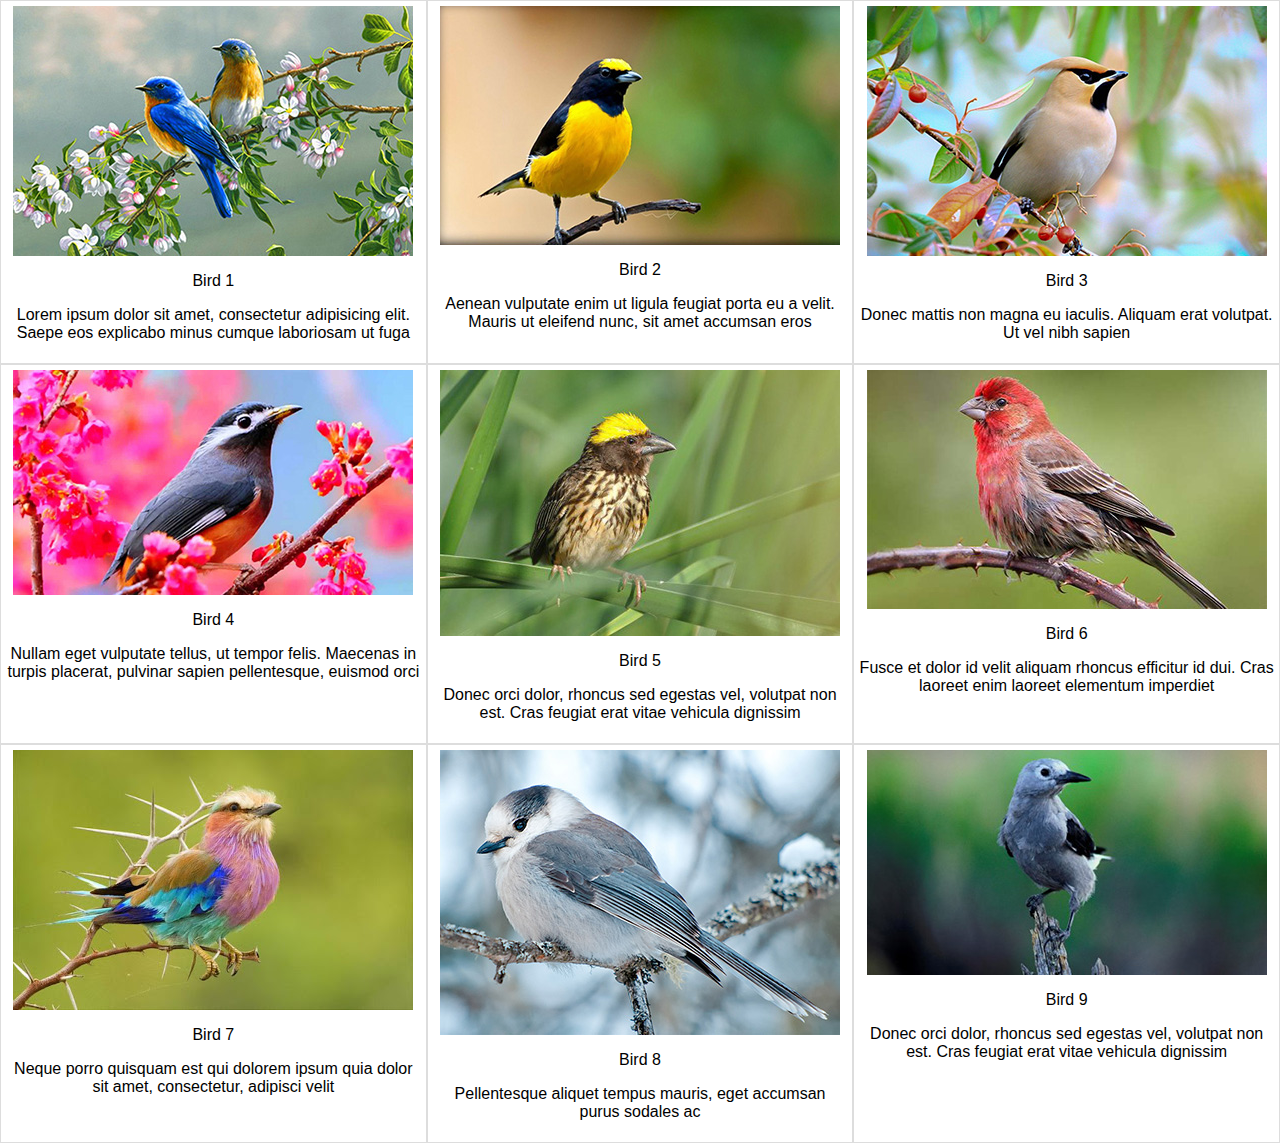
<file: birds/index.html>
<!DOCTYPE html>
<html>
  <head>
    <meta charset="utf-8" />
    <meta name="viewport" content="width=device-width, initial-scale=1.0" />
    <meta property="fb:app_id" content="1060439867385425" />
    <meta property="og:site_name" content="huydq.dev" />
    <meta property="og:title" content="Robin Huy" />
    <meta
      property="og:description"
      content="HTML, CSS, Javascript applications"
    />
    <meta property="og:image" content="https://huydq.dev/birds/img/bird1.jpg" />
    <meta property="og:locale" content="vi_VN" />
    <meta property="og:url" content="https://huydq.dev/birds/" />
    <meta property="og:type" content="article" />
    <title>Birds - Demo Flex</title>
    <link rel="canonical" href="https://huydq.dev/birds/" />
    <link rel="icon" type="image/png" href="img/favicon.png" />
    <link href="assets/flex.css" rel="stylesheet" type="text/css" media="all" />
    <script>
      (function (i, s, o, g, r, a, m) {
        i["GoogleAnalyticsObject"] = r;
        (i[r] =
          i[r] ||
          function () {
            (i[r].q = i[r].q || []).push(arguments);
          }),
          (i[r].l = 1 * new Date());
        (a = s.createElement(o)), (m = s.getElementsByTagName(o)[0]);
        a.async = 1;
        a.src = g;
        m.parentNode.insertBefore(a, m);
      })(
        window,
        document,
        "script",
        "https://www.google-analytics.com/analytics.js",
        "ga"
      );
      ga("create", "UA-86889005-1", "auto");
      ga("send", "pageview");
    </script>
  </head>
  <body>
    <div class="container">
      <div class="thumb">
        <img src="img/bird1.jpg" alt="Bird 1" />
        <p>Bird 1</p>
        <p>
          Lorem ipsum dolor sit amet, consectetur adipisicing elit. Saepe eos
          explicabo minus cumque laboriosam ut fuga
        </p>
      </div>

      <div class="thumb">
        <img src="img/bird2.jpg" alt="Bird 2" />
        <p>Bird 2</p>
        <p>
          Aenean vulputate enim ut ligula feugiat porta eu a velit. Mauris ut
          eleifend nunc, sit amet accumsan eros
        </p>
      </div>

      <div class="thumb">
        <img src="img/bird3.jpg" alt="Bird 3" />
        <p>Bird 3</p>
        <p>
          Donec mattis non magna eu iaculis. Aliquam erat volutpat. Ut vel nibh
          sapien
        </p>
      </div>

      <div class="thumb">
        <img src="img/bird4.jpg" alt="Bird 4" />
        <p>Bird 4</p>
        <p>
          Nullam eget vulputate tellus, ut tempor felis. Maecenas in turpis
          placerat, pulvinar sapien pellentesque, euismod orci
        </p>
      </div>

      <div class="thumb">
        <img src="img/bird5.jpg" alt="Bird 5" />
        <p>Bird 5</p>
        <p>
          Donec orci dolor, rhoncus sed egestas vel, volutpat non est. Cras
          feugiat erat vitae vehicula dignissim
        </p>
      </div>

      <div class="thumb">
        <img src="img/bird6.jpg" alt="Bird 6" />
        <p>Bird 6</p>
        <p>
          Fusce et dolor id velit aliquam rhoncus efficitur id dui. Cras laoreet
          enim laoreet elementum imperdiet
        </p>
      </div>

      <div class="thumb">
        <img src="img/bird7.jpg" alt="Bird 7" />
        <p>Bird 7</p>
        <p>
          Neque porro quisquam est qui dolorem ipsum quia dolor sit amet,
          consectetur, adipisci velit
        </p>
      </div>

      <div class="thumb">
        <img src="img/bird8.jpg" alt="Bird 8" />
        <p>Bird 8</p>
        <p>
          Pellentesque aliquet tempus mauris, eget accumsan purus sodales ac
        </p>
      </div>

      <div class="thumb">
        <img src="img/bird9.jpg" alt="Bird 9" />
        <p>Bird 9</p>
        <p>
          Donec orci dolor, rhoncus sed egestas vel, volutpat non est. Cras
          feugiat erat vitae vehicula dignissim
        </p>
      </div>
    </div>
  </body>
</html>
</file>
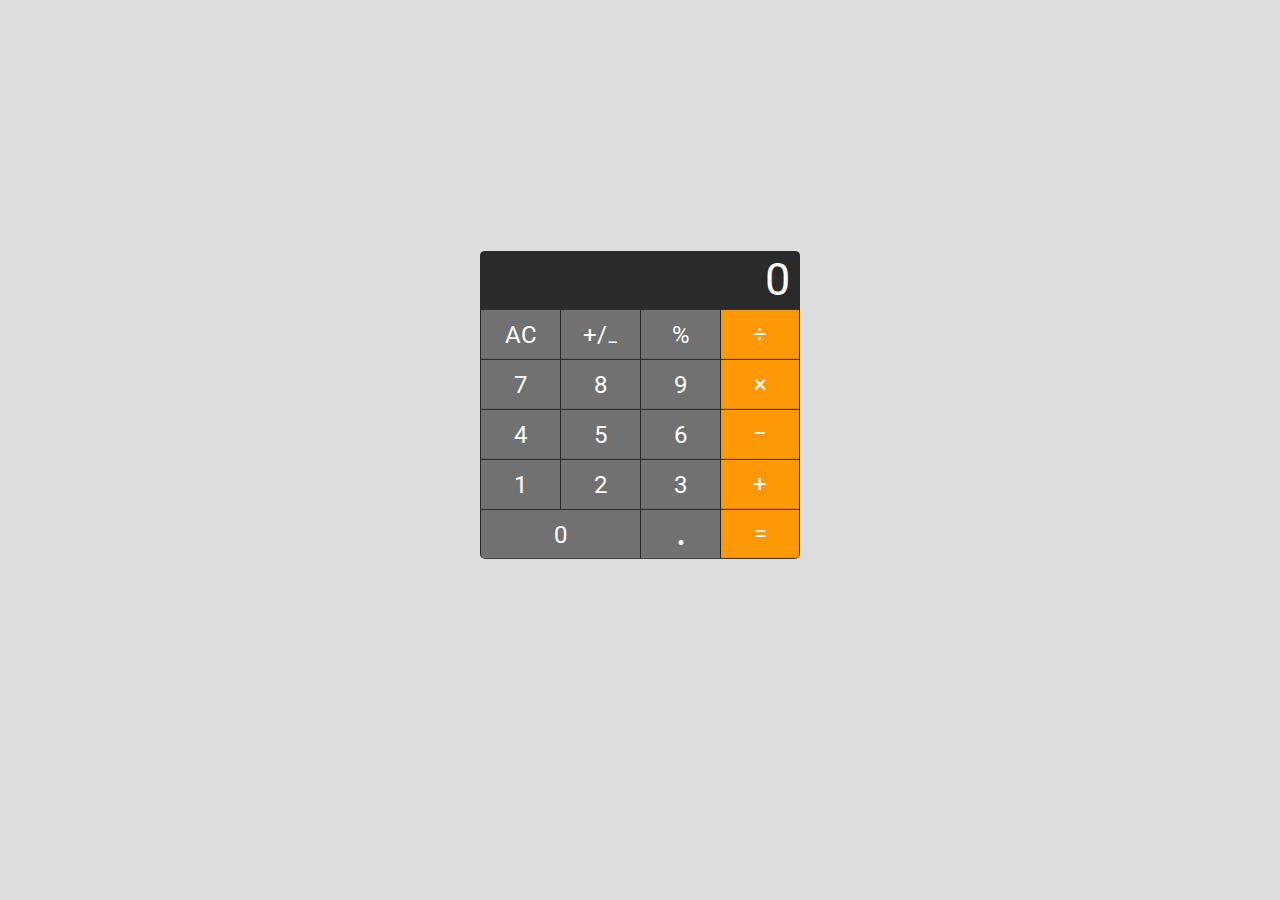
<file: calculator/index.html>
<!DOCTYPE HTML>
<html>
<head>
    <meta charset="utf-8">
    <meta name="viewport" content="width=device-width, initial-scale=1.0"/>
    <meta property="fb:app_id" content="1060439867385425">
    <meta property="og:site_name" content="huydq.dev">
    <meta property="og:title" content="Calculator">
    <meta property="og:description" content="HTML, CSS, Javascript applications">
    <meta property="og:image" content="https://huydq.dev/calculator/img/thumbnail.jpg">
    <meta property="og:locale" content="vi_VN">
    <meta property="og:url" content="https://huydq.dev/calculator/">
    <meta property="og:type" content="article">
    <title>Calculator</title>
    <link rel="canonical" href="https://huydq.dev/calculator/">
    <link rel="icon" type="image/png" href="img/favicon.png"/>
    <link href="css/style.css" rel="stylesheet" type="text/css" media="all"/>
    <script>
      (function(i,s,o,g,r,a,m){i['GoogleAnalyticsObject']=r;i[r]=i[r]||function(){
      (i[r].q=i[r].q||[]).push(arguments)},i[r].l=1*new Date();a=s.createElement(o),
      m=s.getElementsByTagName(o)[0];a.async=1;a.src=g;m.parentNode.insertBefore(a,m)
      })(window,document,'script','https://www.google-analytics.com/analytics.js','ga');
      ga('create', 'UA-86889005-1', 'auto');
      ga('send', 'pageview');
    </script>
</head>
<body>

<div id="calculator">
    <div id="calculator-display">{{ displayValueFormatted }}</div>

    <div id="calculator-keypad">
        <div class="input-keys">
            <div class="function-keys">
                <button v-if="!canClear" class="key-clear" @click="clearAll">AC</button>
                <button v-else class="key-clear" @click="clear">C</button>
                <button class="key-sign" @click="changeSign">+/<sub>−</sub></button>
                <button class="key-percent" @click="calculatePercent">%</button>
            </div>

            <div class="digit-keys">
                <button class="key-0" @click="inputDigit('0')">0</button>
                <button @click="inputDigit('.')" class="key-dot">•</button>
                <button @click="inputDigit('1')">1</button>
                <button @click="inputDigit('2')">2</button>
                <button @click="inputDigit('3')">3</button>
                <button @click="inputDigit('4')">4</button>
                <button @click="inputDigit('5')">5</button>
                <button @click="inputDigit('6')">6</button>
                <button @click="inputDigit('7')">7</button>
                <button @click="inputDigit('8')">8</button>
                <button @click="inputDigit('9')">9</button>
            </div>
        </div>

        <div class="operator-keys">
            <button :class="{active: this.currentOperator === '/'}" @click="inputOperator('/')">
                <span>÷</span>
            </button>
            <button :class="{active: this.currentOperator === '*'}" @click="inputOperator('*')">
                <span>×</span>
            </button>
            <button :class="{active: this.currentOperator === '-'}" @click="inputOperator('-')">
                <span>−</span>
            </button>
            <button :class="{active: this.currentOperator === '+'}" @click="inputOperator('+')">
                <span>+</span>
            </button>
            <button @click="inputOperator('=')"><span>=</span></button>
        </div>
    </div>
</div>

<script src="js/vuejs-2.1.0.min.js"></script>
<script src="js/script.js"></script>

</body>
</html>
</file>
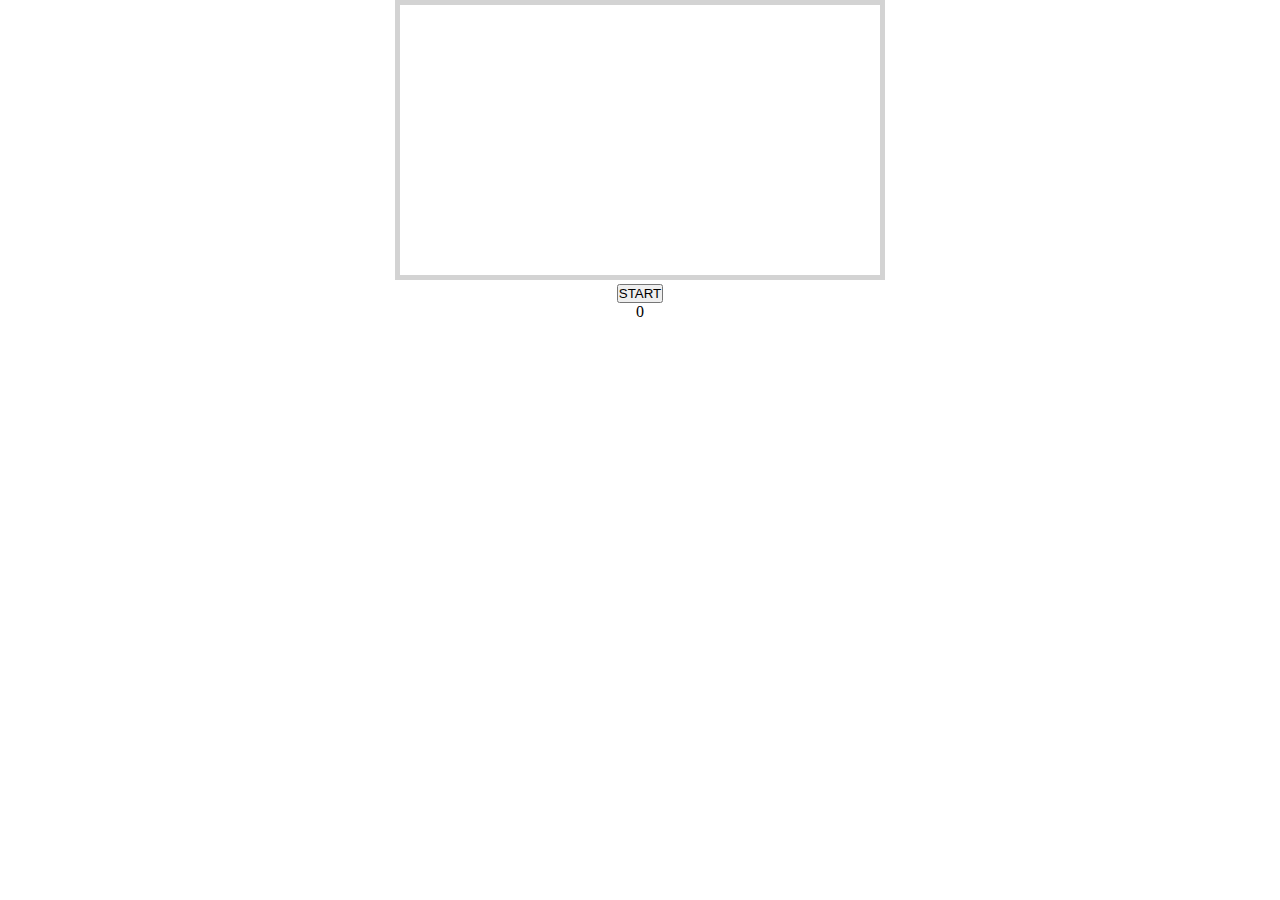
<file: flappy-io/index.html>
<!DOCTYPE html>
<html>
<head>
    <meta charset="utf-8"/>
    <meta name="viewport" content="width=device-width, initial-scale=1.0"/>
    <meta property="fb:app_id" content="1060439867385425">
    <meta property="og:site_name" content="huydq.dev">
    <meta property="og:title" content="Flappy IO">
    <meta property="og:description" content="Simple HTML5 canvas game">
    <meta property="og:image" content="https://huydq.dev/kanban-board/img/thumbnail.jpg">
    <meta property="og:locale" content="vi_VN">
    <meta property="og:url" content="https://huydq.dev/flappy-io/">
    <meta property="og:type" content="product">
    <title>Flappy IO</title>
    <link rel="canonical" href="https://huydq.dev/flappy-io/">
    <link rel="icon" type="image/png" href="img/favicon.png"/>
    <link type="text/css" rel="stylesheet" href="css/style.css" media="screen,projection"/>
    <script>
      (function(i,s,o,g,r,a,m){i['GoogleAnalyticsObject']=r;i[r]=i[r]||function(){
      (i[r].q=i[r].q||[]).push(arguments)},i[r].l=1*new Date();a=s.createElement(o),
      m=s.getElementsByTagName(o)[0];a.async=1;a.src=g;m.parentNode.insertBefore(a,m)
      })(window,document,'script','https://www.google-analytics.com/analytics.js','ga');
      ga('create', 'UA-86889005-1', 'auto');
      ga('send', 'pageview');
    </script>
</head>

<body>
<canvas id="gameArea" onmousedown="moveUp()" onmouseup="moveDown()" width="480" height="270"></canvas>
<br/>
<button type="button" onclick="startGame()">START</button>

<p id="score">0</p>

<script type="text/javascript" src="js/script.js"></script>
</body>
</html>
</file>
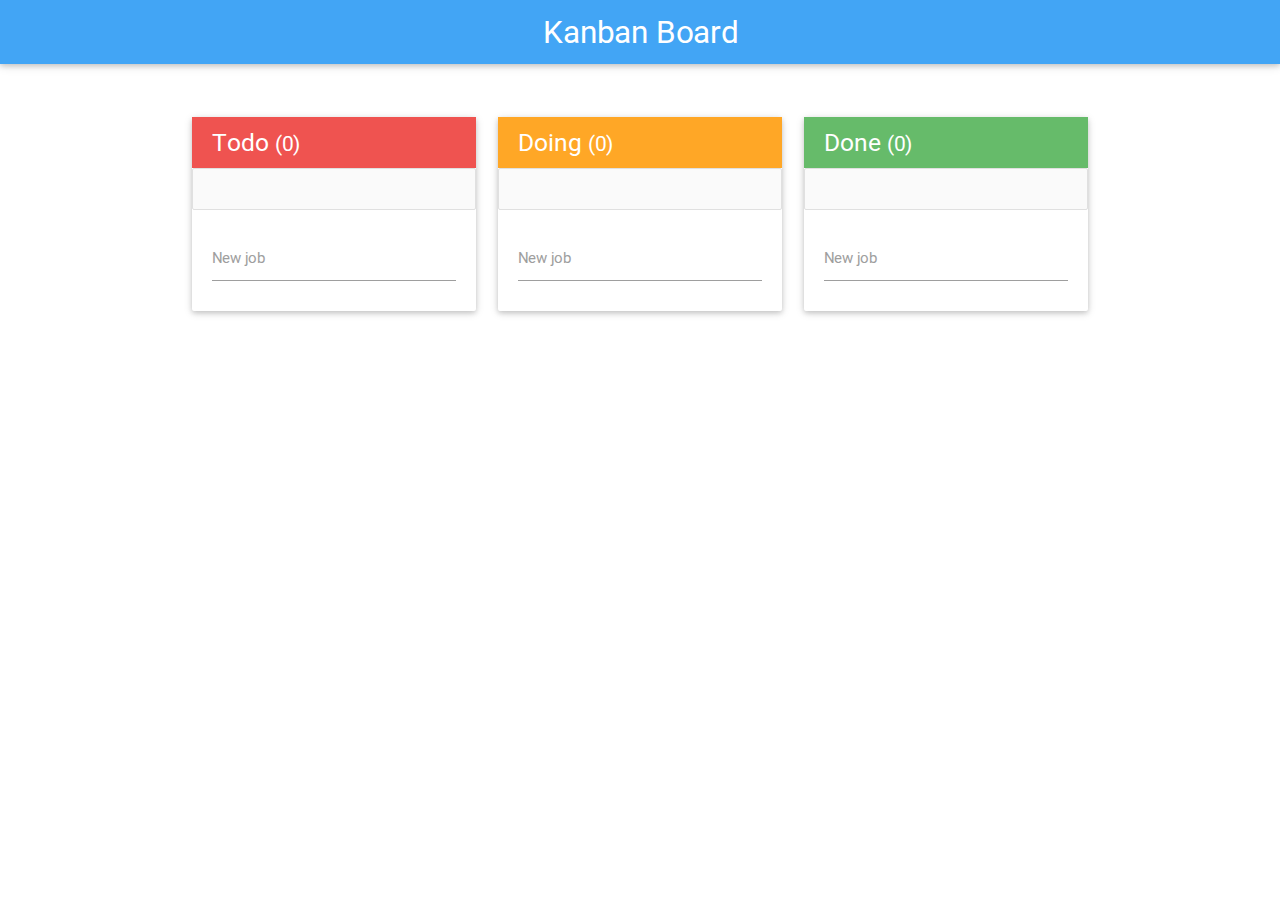
<file: kanban-board/index.html>
<!DOCTYPE html>
<html>
<head>
    <meta charset="utf-8"/>
    <meta name="viewport" content="width=device-width, initial-scale=1.0"/>
    <meta property="fb:app_id" content="1060439867385425">
    <meta property="og:site_name" content="huydq.dev">
    <meta property="og:title" content="Kanban Board">
    <meta property="og:description" content="Simple Kanban Board application">
    <meta property="og:image" content="https://huydq.dev/kanban-board/img/thumbnail.jpg">
    <meta property="og:locale" content="vi_VN">
    <meta property="og:url" content="https://huydq.dev/kanban-board/">
    <meta property="og:type" content="product">
    <title>Kanban Board</title>
    <link rel="canonical" href="https://huydq.dev/kanban-board/">
    <link rel="icon" type="image/png" href="img/favicon.png"/>
    <link href="https://fonts.googleapis.com/icon?family=Material+Icons" rel="stylesheet">
    <link type="text/css" rel="stylesheet" href="plugins/materialize/css/materialize.min.css" media="screen,projection"/>
    <link type="text/css" rel="stylesheet" href="css/style.min.css" media="screen,projection"/>
    <script>
      (function(i,s,o,g,r,a,m){i['GoogleAnalyticsObject']=r;i[r]=i[r]||function(){
      (i[r].q=i[r].q||[]).push(arguments)},i[r].l=1*new Date();a=s.createElement(o),
      m=s.getElementsByTagName(o)[0];a.async=1;a.src=g;m.parentNode.insertBefore(a,m)
      })(window,document,'script','https://www.google-analytics.com/analytics.js','ga');
      ga('create', 'UA-86889005-1', 'auto');
      ga('send', 'pageview');
    </script>
</head>

<body>
<nav>
    <div class="nav-wrapper blue lighten-1">
        <a href="#" class="brand-logo center">Kanban Board</a>
    </div>
</nav>

<section class="container" id="main-content">
    <div class="overlay">
        <div class="preloader-wrapper big active">
            <div class="spinner-layer spinner-blue-only">
                <div class="circle-clipper left">
                    <div class="circle"></div>
                </div><div class="gap-patch">
                <div class="circle"></div>
            </div><div class="circle-clipper right">
                <div class="circle"></div>
            </div>
            </div>
        </div>
    </div>

    <div class="row">
        <div class="col s12 m4">
            <div class="card">
                <h5 class="red lighten-1 white-text">Todo <span class="count">(0)</span></h5>

                <div class="collection sorted-list" id="todo"></div>

                <div class="action row">
                    <div class="input-field col s12">
                        <input id="new_job_todo" type="text" onkeydown="app.newJob(event, 'todo', this)">
                        <label for="new_job_todo">New job</label>
                    </div>
                </div>
            </div>
        </div>

        <div class="col s12 m4">
            <div class="card">
                <h5 class="orange lighten-1 white-text">Doing <span class="count">(0)</span></h5>

                <div class="collection sorted-list" id="doing"></div>

                <div class="action row">
                    <div class="input-field col s12">
                        <input id="new_job_doing" type="text" onkeydown="app.newJob(event, 'doing', this)">
                        <label for="new_job_doing">New job</label>
                    </div>
                </div>
            </div>
        </div>

        <div class="col s12 m4">
            <div class="card">
                <h5 class="green lighten-1 white-text">Done <span class="count">(0)</span></h5>

                <div class="collection sorted-list" id="done"></div>

                <div class="action row">
                    <div class="input-field col s12">
                        <input id="new_job_done" type="text" onkeydown="return app.newJob(event, 'done', this)">
                        <label for="new_job_done">New job</label>
                    </div>
                </div>
            </div>
        </div>
    </div>
</section>

<div id="modal-confirm" class="modal">
    <div class="modal-content">
        <h4>Confirm Delete</h4>
        <p>Are you sure to delete this job?</p>
    </div>

    <div class="modal-footer">
        <a href="#!" class="modal-action waves-effect waves-light btn" id="btn-delete"> Agree </a>
        <a href="#!" class="modal-action modal-close waves-effect waves-green btn-flat">cancel</a>
    </div>
</div>

<div id="modal-alert" class="modal">
    <div class="modal-content">
        <h4>Warning</h4>
        <p>Doing job cannot greater than 3</p>
    </div>

    <div class="modal-footer">
        <a href="#!" class="modal-action modal-close waves-effect waves-green waves-light btn" style="margin: 0 15px 15px 0;">OK</a>
    </div>
</div>

<script type="text/javascript" src="js/jquery.min.js"></script>
<script type="text/javascript" src="plugins/jqueryui/jquery-ui.min.js"></script>
<script type="text/javascript" src="plugins/materialize/js/materialize.min.js"></script>
<script type="text/javascript" src="js/script.min.js"></script>
</body>
</html>
</file>
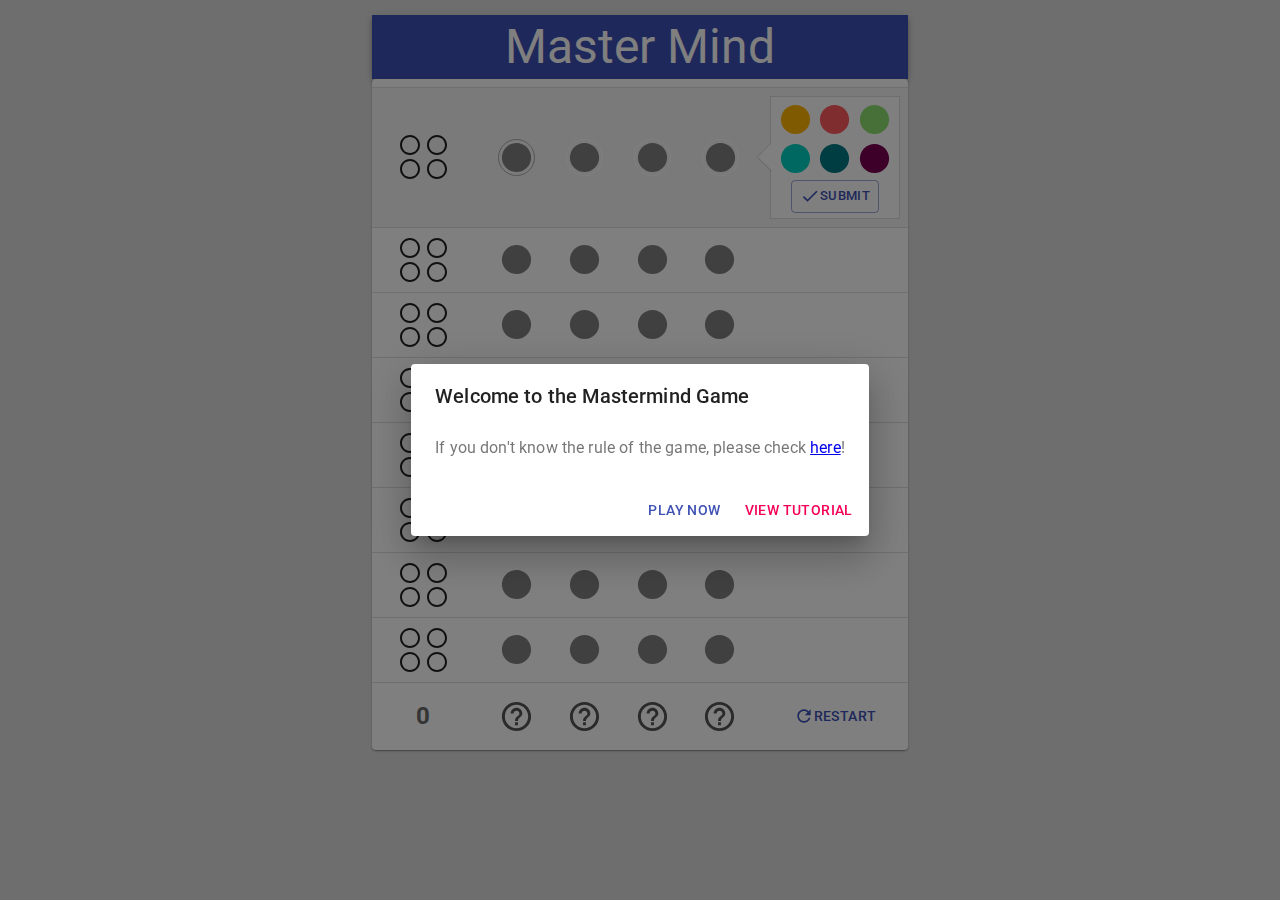
<file: master-mind/index.html>
<!DOCTYPE html>
<html lang="en">
  <head>
    <meta charset="utf-8" />
    <link rel="shortcut icon" href="/master-mind/favicon.png" />
    <meta name="viewport" content="width=device-width,initial-scale=1" />
    <meta name="description" content="Master Mind Game using ReactJS." />
    <meta property="fb:app_id" content="1060439867385425" />
    <meta property="og:site_name" content="huydq.dev" />
    <meta property="og:title" content="Master Mind" />
    <meta property="og:description" content="Master Mind Game using ReactJS." />
    <meta property="og:image" content="/master-mind/master-mind.png" />
    <meta property="og:image:type" content="image/png" />
    <meta property="og:url" content="https://huydq.dev/master-mind/" />
    <meta property="og:type" content="product" />
    <link rel="manifest" href="/master-mind/manifest.json" />
    <link
      rel="stylesheet"
      href="https://fonts.googleapis.com/css?family=Roboto:300,400,500,700&display=swap"
    />
    <link
      rel="stylesheet"
      href="https://fonts.googleapis.com/icon?family=Material+Icons"
    />
    <title>Master Mind</title>
    <script>
      !(function (e, a, t, n, g, c, o) {
        (e.GoogleAnalyticsObject = g),
          (e.ga =
            e.ga ||
            function () {
              (e.ga.q = e.ga.q || []).push(arguments);
            }),
          (e.ga.l = 1 * new Date()),
          (c = a.createElement(t)),
          (o = a.getElementsByTagName(t)[0]),
          (c.async = 1),
          (c.src = "https://www.google-analytics.com/analytics.js"),
          o.parentNode.insertBefore(c, o);
      })(window, document, "script", 0, "ga"),
        ga("create", "UA-86889005-1", "auto"),
        ga("send", "pageview");
    </script>
    <link
      href="/master-mind/static/css/2.72fa3724.chunk.css"
      rel="stylesheet"
    />
    <link
      href="/master-mind/static/css/main.41760f5c.chunk.css"
      rel="stylesheet"
    />
  </head>
  <body>
    <noscript>You need to enable JavaScript to run this app.</noscript>
    <div id="root"></div>
    <script>
      !(function (l) {
        function e(e) {
          for (
            var r, t, n = e[0], o = e[1], u = e[2], i = 0, f = [];
            i < n.length;
            i++
          )
            (t = n[i]), p[t] && f.push(p[t][0]), (p[t] = 0);
          for (r in o)
            Object.prototype.hasOwnProperty.call(o, r) && (l[r] = o[r]);
          for (s && s(e); f.length; ) f.shift()();
          return c.push.apply(c, u || []), a();
        }
        function a() {
          for (var e, r = 0; r < c.length; r++) {
            for (var t = c[r], n = !0, o = 1; o < t.length; o++) {
              var u = t[o];
              0 !== p[u] && (n = !1);
            }
            n && (c.splice(r--, 1), (e = i((i.s = t[0]))));
          }
          return e;
        }
        var t = {},
          p = { 1: 0 },
          c = [];
        function i(e) {
          if (t[e]) return t[e].exports;
          var r = (t[e] = { i: e, l: !1, exports: {} });
          return l[e].call(r.exports, r, r.exports, i), (r.l = !0), r.exports;
        }
        (i.m = l),
          (i.c = t),
          (i.d = function (e, r, t) {
            i.o(e, r) ||
              Object.defineProperty(e, r, { enumerable: !0, get: t });
          }),
          (i.r = function (e) {
            "undefined" != typeof Symbol &&
              Symbol.toStringTag &&
              Object.defineProperty(e, Symbol.toStringTag, { value: "Module" }),
              Object.defineProperty(e, "__esModule", { value: !0 });
          }),
          (i.t = function (r, e) {
            if ((1 & e && (r = i(r)), 8 & e)) return r;
            if (4 & e && "object" == typeof r && r && r.__esModule) return r;
            var t = Object.create(null);
            if (
              (i.r(t),
              Object.defineProperty(t, "default", { enumerable: !0, value: r }),
              2 & e && "string" != typeof r)
            )
              for (var n in r)
                i.d(
                  t,
                  n,
                  function (e) {
                    return r[e];
                  }.bind(null, n)
                );
            return t;
          }),
          (i.n = function (e) {
            var r =
              e && e.__esModule
                ? function () {
                    return e.default;
                  }
                : function () {
                    return e;
                  };
            return i.d(r, "a", r), r;
          }),
          (i.o = function (e, r) {
            return Object.prototype.hasOwnProperty.call(e, r);
          }),
          (i.p = "/master-mind/");
        var r = (window.webpackJsonp = window.webpackJsonp || []),
          n = r.push.bind(r);
        (r.push = e), (r = r.slice());
        for (var o = 0; o < r.length; o++) e(r[o]);
        var s = n;
        a();
      })([]);
    </script>
    <script src="/master-mind/static/js/2.db084cd6.chunk.js"></script>
    <script src="/master-mind/static/js/main.17ab5053.chunk.js"></script>
  </body>
</html>
</file>
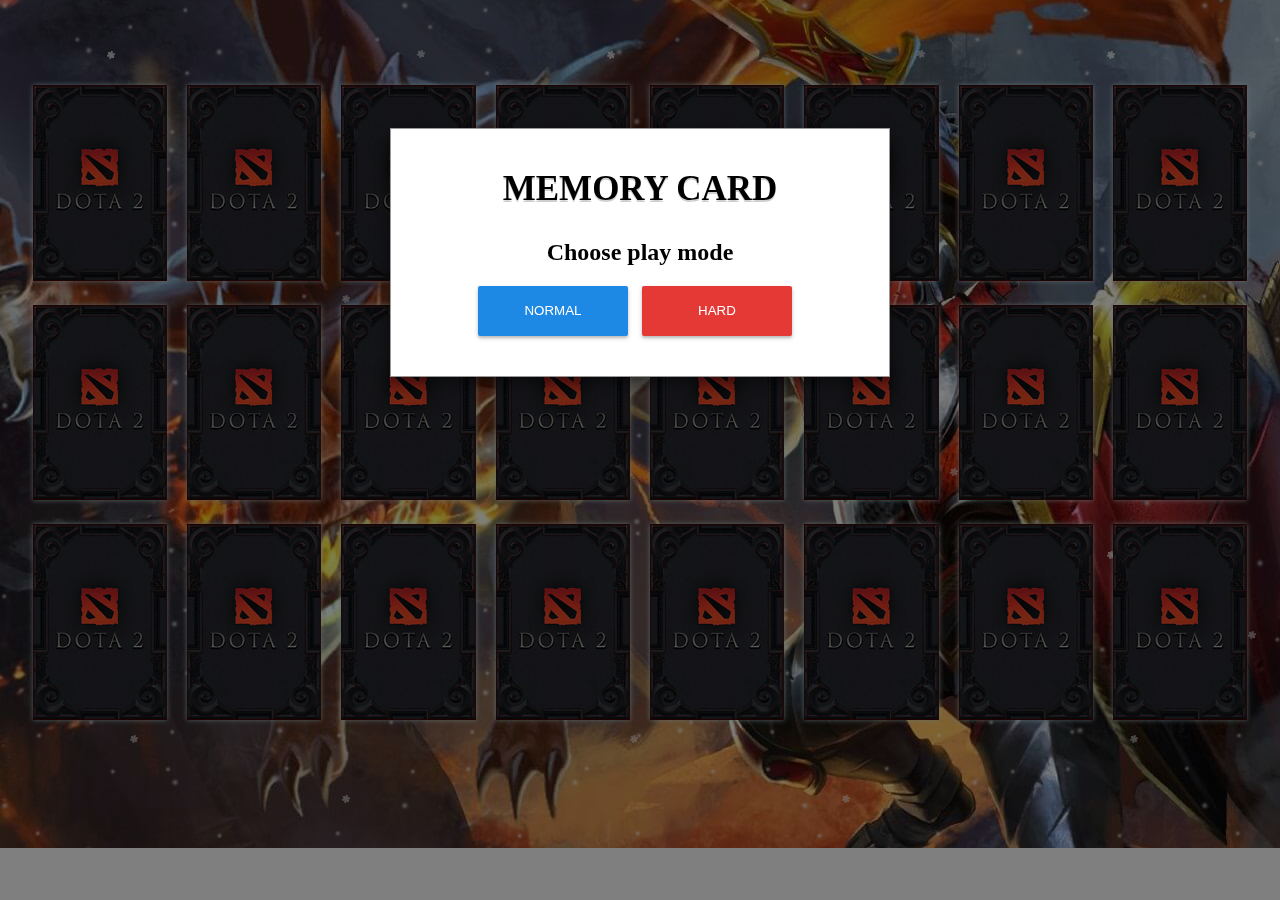
<file: memory-card/index.html>
<!DOCTYPE html>
<html>
<head>
    <meta charset="utf-8"/>
    <meta name="viewport" content="width=device-width, initial-scale=1.0"/>
    <meta property="fb:app_id" content="1060439867385425">
    <meta property="og:site_name" content="huydq.dev">
    <meta property="og:title" content="Memory Card">
    <meta property="og:description" content="Mini game Memory Card Dota 2">
    <meta property="og:image" content="https://huydq.dev/memory-card/img/lose.png">
    <meta property="og:locale" content="vi_VN">
    <meta property="og:url" content="https://huydq.dev/memory-card/">
    <meta property="og:type" content="product">
    <title>Memory Cards</title>
    <link rel="canonical" href="https://huydq.dev/memory-card/">
    <link rel="icon" type="image/png" href="img/favicon.png"/>
    <link rel="stylesheet" href="css/style.min.css">
    <script>
      (function(i,s,o,g,r,a,m){i['GoogleAnalyticsObject']=r;i[r]=i[r]||function(){
      (i[r].q=i[r].q||[]).push(arguments)},i[r].l=1*new Date();a=s.createElement(o),
      m=s.getElementsByTagName(o)[0];a.async=1;a.src=g;m.parentNode.insertBefore(a,m)
      })(window,document,'script','https://www.google-analytics.com/analytics.js','ga');
      ga('create', 'UA-86889005-1', 'auto');
      ga('send', 'pageview');
    </script>
</head>

<body>
<div id="snow"></div>

<div class="wrap">
    <div class="timer">
        <div class="progressbar" style="display: none;">
            <progress max="100" value="100"></progress>
        </div>
    </div>

    <div class="content"></div>
</div>

<div class="modal begin">
    <div class="dialog">
        <h1>Memory card</h1>
        <h2>Choose play mode</h2>
        <button class="btn btn-start normal" onclick="startGame(1)">Normal</button>
        <button class="btn btn-start hard" onclick="startGame(2)">Hard</button>
    </div>
</div>

<div class="modal win">
    <div class="dialog">
        <img src="img/win.png"/>
        <h1>You are win</h1>
    </div>
</div>

<div class="modal lose">
    <div class="dialog">
        <img src="img/lose.png"/>
        <h1>
            Time over <br/>
            <button class="btn btn-reset" onclick="loadContent()">Play again</button>
        </h1>
    </div>
</div>

<div class="modal-backdrop"></div>

<audio id="bg-music">
    <source src="audio/normal.mp3" type="audio/mpeg">
</audio>

<audio id="flip-sound">
    <source src="audio/flip.mp3" type="audio/mpeg">
</audio>

<audio id="incorrect-sound">
    <source src="audio/incorrect.mp3" type="audio/mpeg">
</audio>

<audio id="correct-sound">
    <source src="audio/correct.mp3" type="audio/mpeg">
</audio>

<audio id="count10-sound">
    <source src="audio/10s.mp3" type="audio/mpeg">
</audio>

<audio id="count5-sound">
    <source src="audio/5s.mp3" type="audio/mpeg">
</audio>

<audio id="win-sound">
    <source src="audio/win.mp3" type="audio/mpeg">
</audio>

<audio id="lose-sound">
    <source src="audio/lose.mp3" type="audio/mpeg">
</audio>

<script src="js/script.min.js"></script>
</body>
</html>
</file>
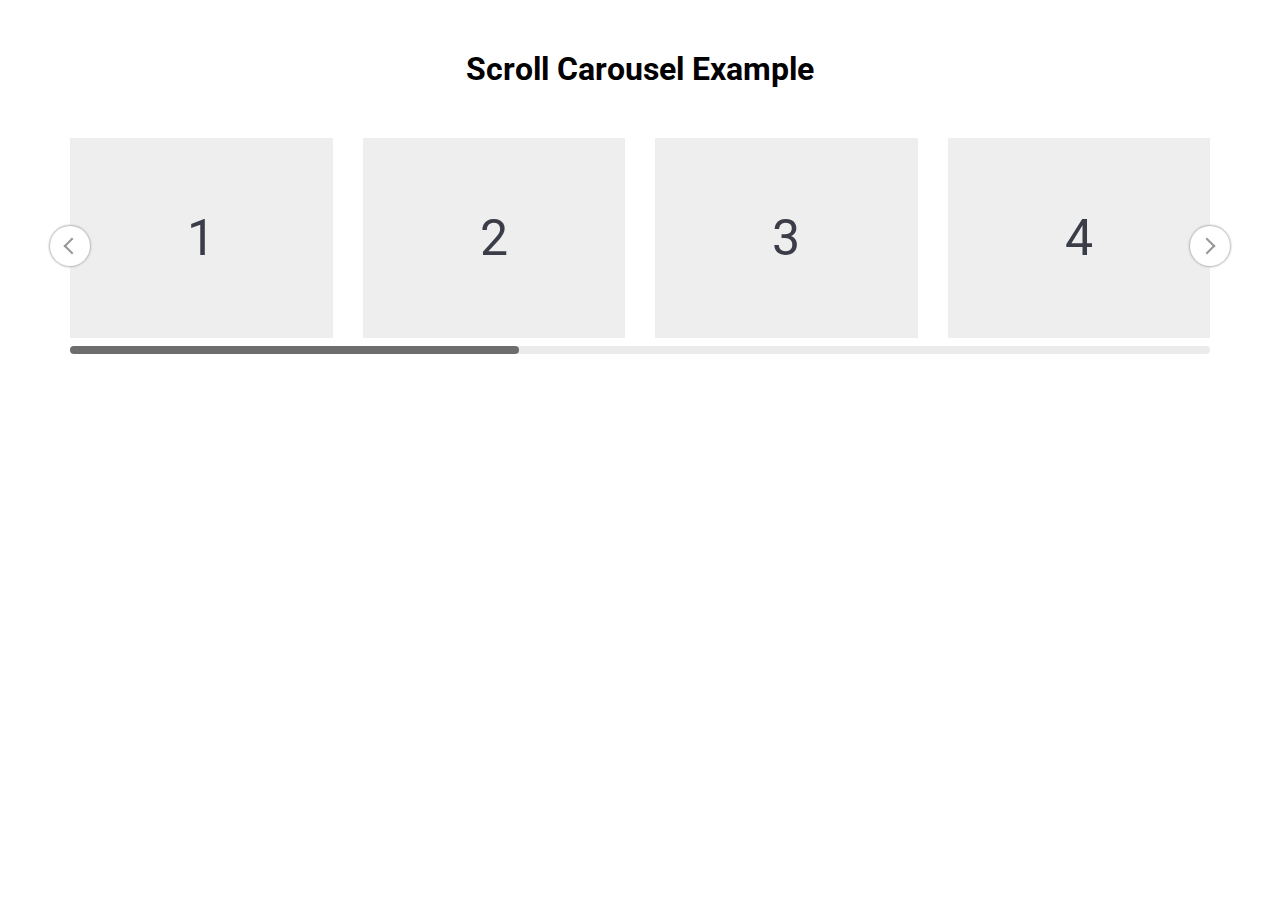
<file: scroll-carousel/index.html>
<!DOCTYPE html>
<html lang="en">
  <head>
    <meta charset="UTF-8" />
    <meta http-equiv="X-UA-Compatible" content="IE=edge" />
    <meta name="viewport" content="width=device-width, initial-scale=1.0" />
    <meta name="robots" content="index, follow" />
    <meta name="keywords" content="JavaScript, Carousel, Scroll Carousel" />
    <meta
      name="description"
      content="Demo Scroll Carousel - The simple, lightweight carousel that requires no dependencies and supports scroll on touchpad."
    />

    <title>Scroll Carousel Example</title>

    <meta property="og:title" content="Scroll Carousel Example" />
    <meta
      property="og:description"
      content="Demo Scroll Carousel - The simple, lightweight carousel that requires no dependencies and supports scroll on touchpad."
    />
    <meta
      property="og:image"
      content="https://repository-images.githubusercontent.com/544682207/ff540f98-09a5-4fc9-b2a4-1e3cfa8dce3b"
    />

    <meta name="twitter:title" content="Scroll Carousel Example" />
    <meta
      name="twitter:description"
      content="Demo Scroll Carousel - The simple, lightweight carousel that requires no dependencies and supports scroll on touchpad."
    />
    <meta name="twitter:card" content="summary_large_image" />
    <meta
      name="twitter:image"
      content="https://repository-images.githubusercontent.com/544682207/ff540f98-09a5-4fc9-b2a4-1e3cfa8dce3b"
    />

    <link rel="preconnect" href="https://fonts.googleapis.com" />
    <link rel="preconnect" href="https://fonts.gstatic.com" crossorigin />
    <link
      href="https://fonts.googleapis.com/css2?family=Roboto:wght@400;700&display=swap"
      rel="stylesheet"
    />
    <link rel="stylesheet" href="style.css" />
  </head>

  <body>
    <div class="container">
      <h1 class="text-center">Scroll Carousel Example</h1>

      <ul id="carousel">
        <li>1</li>
        <li>2</li>
        <li>3</li>
        <li>4</li>
        <li>5</li>
        <li>6</li>
        <li>7</li>
        <li>8</li>
        <li>9</li>
        <li>10</li>
      </ul>
    </div>

    <!-- <script src="https://cdn.jsdelivr.net/gh/robinhuy/scroll-carousel@v1.0.0/dist/scroll-carousel.min.js"></script> -->
    <script src="scroll-carousel.min.js"></script>
    <script>
      function initCarousel() {
        ScrollCarousel({
          carouselSelector: "#carousel",
          gap: 10,
          responsive: [
            {
              breakPoint: 768,
              slidesToShow: 3,
              gap: 20,
            },
            {
              breakPoint: 1200,
              slidesToShow: 4,
              gap: 30,
            },
          ],
        });
      }

      initCarousel();
    </script>
  </body>
</html>
</file>
<file: birds/assets/flex.css>
html,body{margin:0;padding:0;}
*{box-sizing: border-box;}
a{text-decoration:none;}
img{max-width:100%; vertical-align: middle;}

body {
	font-family: "Open Sans", arial, sans-serif;
	font-weight: 300;	
	background-color: #FFFFFF;
}

.container {
	display: flex;
	flex-wrap: wrap;
}

.thumb {
    text-align: center;
	border: 1px solid #dddddd;
	padding: 5px;
    flex: 33.333333%;
}
</file>
<file: calculator/css/style.css>
@import url('https://fonts.googleapis.com/css?family=Roboto:100');
* {
	box-sizing: border-box;
}

body {
	margin: 0;
	padding: 0;
	font-size: 16px;
	font-family: 'Roboto', sans-serif;
	background-color: #dddddd;
}

#calculator {
	position: absolute;
	top: 45%;
	left: 50%;
	transform: translate(-50%, -50%);
	width: 320px;
	color: #ffffff;
}

#calculator-display {
	background-color: #2a2a2a;
	line-height: 1.3em;
	font-size: 2.8em;
	text-align: right;
	-webkit-box-flex: 1;
	-ms-flex: 1;
	flex: 1;
	padding-right: 10px;
	border-top-left-radius: 5px;
	border-top-right-radius: 5px;
}

#calculator-keypad,
.function-keys,
.digit-keys {
	display: -webkit-box;
	display: -ms-flexbox;
	display: flex;
}

#calculator-keypad {
	height: 250px;
	border-bottom-left-radius: 5px;
	border-bottom-right-radius: 5px;
	border-bottom: 1px solid #262626;
	overflow: hidden;
}

#calculator-keypad button {
	padding: 0;
	font-size: 1.5em;
	width: 80px;
	height: 50px;
	line-height: 50px;
	color: #ffffff;
	background: none;
	border: none;
	font-family: inherit;
	-webkit-user-select: none;
	-moz-user-select: none;
	-ms-user-select: none;
	user-select: none;
	cursor: pointer;
	outline: none;
	-webkit-tap-highlight-color: rgba(0, 0, 0, 0);
}

#calculator-keypad .input-keys {
	width: 240px;
	background-color: #717171;
}

#calculator-keypad .input-keys button {
	border-top: 1px solid #262626;
	border-left: 1px solid #262626;
}

#calculator-keypad .input-keys button:active {
	background-color: #838383;
}

#calculator-keypad .digit-keys {
	-webkit-box-orient: horizontal;
	-webkit-box-direction: normal;
	-ms-flex-direction: row;
	flex-direction: row;
	-ms-flex-wrap: wrap-reverse;
	flex-wrap: wrap-reverse;
}

#calculator-keypad .digit-keys .key-0 {
	width: 160px;
	border-bottom-left-radius: 5px;
}

#calculator-keypad .digit-keys .key-dot {
	padding-top: 8px;
}

#calculator-keypad .operator-keys {
	background-color: #fe9807;
}

#calculator-keypad .operator-keys button {
	border: 1px solid #262626;
}

#calculator-keypad .operator-keys button:not(:last-child) {
	border: 1px solid #262626;
	border-bottom: 0;
}

#calculator-keypad .operator-keys button span {
	display: block;
	height: 50px;
	line-height: 48px;
}

#calculator-keypad .operator-keys button.active > span {
	border: 1px solid #000000;
	border-bottom: 2px solid #000000;
}

#calculator-keypad .operator-keys button:active {
	background-color: #fecb3a;
}

#calculator-keypad .operator-keys .key-equal {
	border-bottom-right-radius: 5px;
}
</file>
<file: flappy-io/css/style.css>
* {
    box-sizing: border-box;
    margin: 0;
    padding: 0;
}

body {
    text-align: center;
}

canvas {
    border: 5px solid #d3d3d3;
    background-color: #ffffff;
}
</file>
<file: master-mind/static/css/2.72fa3724.chunk.css>
.introjs-overlay{position:absolute;box-sizing:content-box;z-index:999999;background-color:#000;opacity:0;background:-webkit-gradient(radial,center center,0,center center,100%,color-stop(0,rgba(0,0,0,.4)),color-stop(100%,rgba(0,0,0,.9)));background:-webkit-radial-gradient(center,ellipse farthest-corner,rgba(0,0,0,.4) 0,rgba(0,0,0,.9) 100%);background:radial-gradient(center,ellipse farthest-corner,rgba(0,0,0,.4) 0,rgba(0,0,0,.9) 100%);-webkit-transition:all .3s ease-out;transition:all .3s ease-out}.introjs-fixParent{z-index:auto!important;opacity:1!important;-webkit-transform:none!important;transform:none!important}.introjs-showElement,tr.introjs-showElement>td,tr.introjs-showElement>th{z-index:9999999!important}.introjs-disableInteraction{z-index:99999999!important;position:absolute;background-color:#fff;opacity:0}.introjs-relativePosition,tr.introjs-showElement>td,tr.introjs-showElement>th{position:relative}.introjs-helperLayer{z-index:9999998;background-color:#fff;background-color:hsla(0,0%,100%,.9);border:1px solid #777;border:1px solid rgba(0,0,0,.5);border-radius:4px;box-shadow:0 2px 15px rgba(0,0,0,.4)}.introjs-helperLayer,.introjs-tooltipReferenceLayer{box-sizing:content-box;position:absolute;-webkit-transition:all .3s ease-out;transition:all .3s ease-out}.introjs-tooltipReferenceLayer{visibility:hidden;z-index:100000000;background-color:transparent}.introjs-helperLayer *,.introjs-helperLayer :after,.introjs-helperLayer :before{-ms-box-sizing:content-box;-o-box-sizing:content-box;box-sizing:content-box}.introjs-helperNumberLayer{box-sizing:content-box;position:absolute;visibility:visible;top:-16px;left:-16px;z-index:9999999999!important;padding:2px;font-family:Arial,verdana,tahoma;font-size:13px;font-weight:700;color:#fff;text-align:center;text-shadow:1px 1px 1px rgba(0,0,0,.3);background:#ff3019;background:-webkit-linear-gradient(top,#ff3019,#cf0404);background:-webkit-gradient(linear,left top,left bottom,color-stop(0,#ff3019),color-stop(100%,#cf0404));background:-webkit-gradient(linear,left top,left bottom,color-stop(0,#ff3019),to(#cf0404));background:linear-gradient(180deg,#ff3019 0,#cf0404);width:20px;height:20px;line-height:20px;border:3px solid #fff;border-radius:50%;box-shadow:0 2px 5px rgba(0,0,0,.4)}.introjs-arrow{border:5px solid transparent;content:"";position:absolute}.introjs-arrow.top,.introjs-arrow.top-right{top:-10px;border-bottom-color:#fff}.introjs-arrow.top-right{right:10px}.introjs-arrow.top-middle{top:-10px;left:50%;margin-left:-5px;border-bottom-color:#fff}.introjs-arrow.right{right:-10px;top:10px;border-left-color:#fff}.introjs-arrow.right-bottom{bottom:10px;right:-10px;border-left-color:#fff}.introjs-arrow.bottom,.introjs-arrow.bottom-right{bottom:-10px;border-top-color:#fff}.introjs-arrow.bottom-right{right:10px}.introjs-arrow.bottom-middle{bottom:-10px;left:50%;margin-left:-5px;border-top-color:#fff}.introjs-arrow.left{left:-10px;top:10px;border-right-color:#fff}.introjs-arrow.left-bottom{left:-10px;bottom:10px;border-right-color:#fff}.introjs-tooltip{box-sizing:content-box;position:absolute;visibility:visible;padding:10px;background-color:#fff;min-width:200px;max-width:300px;border-radius:3px;box-shadow:0 1px 10px rgba(0,0,0,.4);-webkit-transition:opacity .1s ease-out;transition:opacity .1s ease-out}.introjs-tooltipbuttons{text-align:right;white-space:nowrap}.introjs-button{box-sizing:content-box;position:relative;overflow:visible;display:inline-block;padding:.3em .8em;border:1px solid #d4d4d4;text-decoration:none;text-shadow:1px 1px 0 #fff;font:11px/normal sans-serif;color:#333;white-space:nowrap;cursor:pointer;outline:0;background-color:#ececec;background-image:-webkit-gradient(linear,0 0,0 100%,from(#f4f4f4),to(#ececec));background-image:-webkit-gradient(linear,left top,left bottom,from(#f4f4f4),to(#ececec));background-image:-webkit-linear-gradient(#f4f4f4,#ececec);background-image:linear-gradient(#f4f4f4,#ececec);-webkit-background-clip:padding;-moz-background-clip:padding;-o-background-clip:padding-box;border-radius:.2em;zoom:1;margin:10px 0 0}.introjs-button:hover{border-color:#bcbcbc;text-decoration:none;box-shadow:0 1px 1px #e3e3e3}.introjs-button:active,.introjs-button:focus{background-image:-webkit-gradient(linear,0 0,0 100%,from(#ececec),to(#f4f4f4));background-image:-webkit-gradient(linear,left top,left bottom,from(#ececec),to(#f4f4f4));background-image:-webkit-linear-gradient(#ececec,#f4f4f4);background-image:linear-gradient(#ececec,#f4f4f4)}.introjs-button::-moz-focus-inner{padding:0;border:0}.introjs-skipbutton{box-sizing:content-box;margin-right:5px;color:#7a7a7a}.introjs-prevbutton{border-radius:.2em 0 0 .2em;border-right:none}.introjs-prevbutton.introjs-fullbutton{border:1px solid #d4d4d4;border-radius:.2em}.introjs-nextbutton{border-radius:0 .2em .2em 0}.introjs-nextbutton.introjs-fullbutton{border-radius:.2em}.introjs-disabled,.introjs-disabled:focus,.introjs-disabled:hover{color:#9a9a9a;border-color:#d4d4d4;box-shadow:none;cursor:default;background-color:#f4f4f4;background-image:none;text-decoration:none}.introjs-hidden{display:none}.introjs-bullets{text-align:center}.introjs-bullets ul{box-sizing:content-box;clear:both;margin:15px auto 0;padding:0;display:inline-block}.introjs-bullets ul li{box-sizing:content-box;list-style:none;float:left;margin:0 2px}.introjs-bullets ul li a{box-sizing:content-box;display:block;width:6px;height:6px;background:#ccc;border-radius:10px;-moz-border-radius:10px;-webkit-border-radius:10px;text-decoration:none;cursor:pointer}.introjs-bullets ul li a.active,.introjs-bullets ul li a:hover{background:#999}.introjs-progress{box-sizing:content-box;overflow:hidden;height:10px;margin:10px 0 5px;border-radius:4px;background-color:#ecf0f1}.introjs-progressbar{box-sizing:content-box;float:left;width:0;height:100%;font-size:10px;line-height:10px;text-align:center;background-color:#08c}.introjsFloatingElement{position:absolute;height:0;width:0;left:50%;top:50%}.introjs-fixedTooltip{position:fixed}.introjs-hint{box-sizing:content-box;position:absolute;background:0 0;width:20px;height:15px;cursor:pointer}.introjs-hint:focus{border:0;outline:0}.introjs-hidehint{display:none}.introjs-fixedhint{position:fixed}.introjs-hint:hover>.introjs-hint-pulse{border:5px solid rgba(60,60,60,.57)}.introjs-hint-pulse{box-sizing:content-box;width:10px;height:10px;border:5px solid rgba(60,60,60,.27);border-radius:30px;background-color:hsla(0,0%,53.3%,.24);z-index:10;position:absolute;-webkit-transition:all .2s ease-out;transition:all .2s ease-out}.introjs-hint-no-anim .introjs-hint-dot{-webkit-animation:none;animation:none}.introjs-hint-dot{box-sizing:content-box;border:10px solid hsla(0,0%,57.3%,.36);background:0 0;border-radius:60px;height:50px;width:50px;-webkit-animation:introjspulse 3s ease-out;animation:introjspulse 3s ease-out;-webkit-animation-iteration-count:infinite;animation-iteration-count:infinite;position:absolute;top:-25px;left:-25px;z-index:1;opacity:0}@-webkit-keyframes introjspulse{0%{-webkit-transform:scale(0);opacity:0}25%{-webkit-transform:scale(0);opacity:.1}50%{-webkit-transform:scale(.1);opacity:.3}75%{-webkit-transform:scale(.5);opacity:.5}to{-webkit-transform:scale(1);opacity:0}}@keyframes introjspulse{0%{-webkit-transform:scale(0);transform:scale(0);opacity:0}25%{-webkit-transform:scale(0);transform:scale(0);opacity:.1}50%{-webkit-transform:scale(.1);transform:scale(.1);opacity:.3}75%{-webkit-transform:scale(.5);transform:scale(.5);opacity:.5}to{-webkit-transform:scale(1);transform:scale(1);opacity:0}}
/*# sourceMappingURL=2.72fa3724.chunk.css.map */
</file>
<file: master-mind/static/css/main.41760f5c.chunk.css>
body{margin:0;font-family:-apple-system,BlinkMacSystemFont,Segoe UI,Roboto,Oxygen,Ubuntu,Cantarell,Fira Sans,Droid Sans,Helvetica Neue,sans-serif;-webkit-font-smoothing:antialiased;-moz-osx-font-smoothing:grayscale;background-color:#ddd}code{font-family:source-code-pro,Menlo,Monaco,Consolas,Courier New,monospace}img{max-width:100%}@media (max-width:500px){h1{font-size:2rem!important}}.Board-Row{border-top:1px solid #ddd;padding-left:8px;padding-right:8px}.Board-Row--active{background-color:#f5f5f5}.Code-Peg{cursor:pointer;border:1px solid #fff;border-radius:100%}.Code-Peg--active,.Code-Peg--lose,.Code-Peg--win{border-radius:100%}.Code-Peg--active{border:1px solid #aaa}.Code-Peg--win{border:1px solid #85c920}.Code-Peg--lose{border:1px solid #ff4b38}.Color-Pegs{position:relative;padding:5px;text-align:center;background-color:#fff;border:1px solid #ddd}.Color-Pegs:before{content:"";position:absolute;width:0;height:0;top:50%;left:-13px;box-sizing:border-box;border-color:#fff transparent transparent #fff;border-style:solid;border-width:10px;-webkit-transform-origin:0 0;transform-origin:0 0;-webkit-transform:rotate(-45deg);transform:rotate(-45deg);box-shadow:-1px -1px 0 -1px rgba(0,0,0,.2),0 0 0 0 rgba(0,0,0,.14),-1px -1px 0 0 rgba(0,0,0,.12)}.Color-Peg{cursor:pointer}.Color-Peg:hover{opacity:.9}.Color-Peg:active{opacity:.6}.Step-Number{text-align:center;font-size:1.5rem;font-weight:700;color:#6a6a6a}
/*# sourceMappingURL=main.41760f5c.chunk.css.map */
</file>
<file: scroll-carousel/style.css>
* {
  box-sizing: border-box;
}

body {
  margin: 0;
  font-family: "Roboto", sans-serif;
  padding: 0 25px;
}

h1 {
  text-align: center;
  font-size: 32px;
  margin: 50px 0;
}

.container {
  max-width: 1140px;
  margin: auto;
}

#carousel {
  list-style: none;
  margin: 0;
  padding: 0;

  font-size: 50px;
}

#carousel li {
  height: 200px;
  background: #eee;
  color: #3a3c47;
  display: flex;
  justify-content: center;
  align-items: center;
}
</file>
<file: kanban-board/css/style.min.css>
h5{margin:0;padding:.82rem 20px .656rem}h5 .count{font-size:1.4rem}#main-content{margin-top:3rem;position:relative}.card .collection{margin:0;overflow:inherit;min-height:calc(1.5rem + 20px);background-color:#fafafa}.card .collection .collection-item{transition:0s;cursor:move}.card .collection .collection-item.dragging{-ms-transform:rotate(1deg);-webkit-transform:rotate(1deg);transform:rotate(1deg)}.collection-item:hover .badge .material-icons{display:block}.ui-state-highlight{background-color:#fafafa;height:calc(1.5rem + 20px)}.collection-item .badge{margin-right:-10px;padding-right:0}.collection-item .badge .material-icons{display:none;cursor:pointer;line-height:1.5rem}.collection-item .badge:hover .material-icons{background-color:#e0e0e0}.action{padding:10px 20px}.modal{width:40%}.modal .modal-content h4{font-size:1.64rem;line-height:110%}#btn-delete{margin-right:10px}.overlay{position:absolute;top:0;left:0;width:100%;height:100%;z-index:1010;background:rgba(255,255,255,.7)}.overlay>.preloader-wrapper{position:absolute;top:50%;left:50%;margin-left:-15px;margin-top:-15px;color:#000;font-size:30px}.hidden{display:none;}
</file>
<file: memory-card/css/style.min.css>
.grid,.modal.lose .dialog img{float:left}.btn,.card img{cursor:pointer}.btn,h1{text-transform:uppercase}#snow,.wrap{height:100%}*{box-sizing:border-box}body{margin:0;padding:0;overflow-y:scroll;background:url(../img/bg1.jpg) center center no-repeat}h1{margin:30px;font-size:35px;-webkit-text-shadow:0 2px rgba(0,0,0,.19);-moz-text-shadow:0 2px rgba(0,0,0,.19);text-shadow:0 2px rgba(0,0,0,.19)}img{max-width:100%;-webkit-transition:all .3s linear;-moz-transition:all .3s linear;transition:all .3s linear}.timer,.wrap{max-width:1265px;position:relative}.wrap{margin:auto;padding:15px;max-height:616px}.grid,.timer{padding:10px}.timer{margin:20px auto;overflow:auto;z-index:9}.timer .progressbar{float:left;width:100%}.timer .progressbar progress{width:100%}.content{position:relative;overflow:auto;z-index:2}.grid{width:12.5%}.card{position:relative;-webkit-transition:opacity .5s;-moz-transition:opacity .5s;transition:opacity .5s}.card img{-webkit-box-shadow:0 0 5px 0 rgba(200,240,240,.75);-moz-box-shadow:0 0 5px 0 rgba(200,240,240,.75);box-shadow:0 0 5px 0 rgba(200,240,240,.75)}.card .back,.card .front{-webkit-backface-visibility:hidden;-moz-backface-visibility:hidden;backface-visibility:hidden;-webkit-transition:all .4s;-moz-transition:all .4s;transition:all .4s}.card .back{-webkit-transform:rotateY(180deg);-moz-transform:rotateY(180deg);transform:rotateY(180deg);position:absolute;top:0;left:0;width:100%}.card.flipped .front{-webkit-transform:rotateY(180deg);-moz-transform:rotateY(180deg);transform:rotateY(180deg)}.card.flipped .back{-webkit-transform:rotateY(0);-moz-transform:rotateY(0);transform:rotateY(0)}.card img:hover,.flipped img{-webkit-box-shadow:0 0 15px 5px rgba(200,240,240,.75);-moz-box-shadow:0 0 15px 5px rgba(200,240,240,.75);box-shadow:0 0 15px 5px rgba(200,240,240,.75)}.modal,.modal-backdrop{position:fixed;top:0;right:0;bottom:0;left:0;z-index:1000;display:none}.modal-backdrop{z-index:900;background-color:#000;opacity:.5}.modal .dialog{margin:10% auto;padding:10px;width:500px;text-align:center;background-color:#fff;border:1px solid #999;-webkit-box-shadow:0 5px 15px rgba(0,0,0,.5);-moz-box-shadow:0 5px 15px rgba(0,0,0,.5);box-shadow:0 5px 15px rgba(0,0,0,.5);overflow:auto}.modal.lose .dialog{width:600px}.modal.lose .dialog h1{margin-top:65px}.btn{color:#fff;min-height:50px;border-radius:2px;min-width:150px;margin-right:10px;vertical-align:middle;transition:all .3s ease-out;border:none;-webkit-box-shadow:0 2px 5px 0 rgba(0,0,0,.19),0 2px 2px 0 rgba(0,0,0,.13);-moz-box-shadow:0 2px 5px 0 rgba(0,0,0,.19),0 2px 2px 0 rgba(0,0,0,.13);box-shadow:0 2px 5px 0 rgba(0,0,0,.19),0 2px 2px 0 rgba(0,0,0,.13)}.btn-reset{margin-top:40px;background-color:#f57c00;-webkit-transition:opacity 3s;-moz-transition:opacity 3s;transition:opacity 3s;opacity:0}.btn-reset:hover{background-color:#fb8c00}.btn-start{margin-bottom:30px}.btn-start.normal{background-color:#1e88e5}.btn-start.normal:hover{background-color:#1976d2}.btn-start.hard{background-color:#e53935}.btn-start.hard:hover{background-color:#d32f2f}#snow{background:url(../img/s1.png),url(../img/s2.png),url(../img/s3.png);font-family:Androgyne;left:0;position:absolute;top:0;width:100%;z-index:1;-webkit-animation:snow 10s linear infinite;-moz-animation:snow 10s linear infinite;-ms-animation:snow 10s linear infinite;animation:snow 10s linear infinite}@keyframes snow{0%{background-position:0 0,0 0,0 0}50%{background-position:500px 500px,100px 200px,-100px 150px}100%{background-position:500px 1000px,200px 400px,-100px 300px}}@-moz-keyframes snow{0%{background-position:0 0,0 0,0 0}50%{background-position:500px 500px,100px 200px,-100px 150px}100%{background-position:400px 1000px,200px 400px,100px 300px}}@-webkit-keyframes snow{0%{background-position:0 0,0 0,0 0}50%{background-position:500px 500px,100px 200px,-100px 150px}100%{background-position:500px 1000px,200px 400px,-100px 300px}}@-ms-keyframes snow{0%{background-position:0 0,0 0,0 0}50%{background-position:500px 500px,100px 200px,-100px 150px}100%{background-position:500px 1000px,200px 400px,-100px 300px}}
</file>
